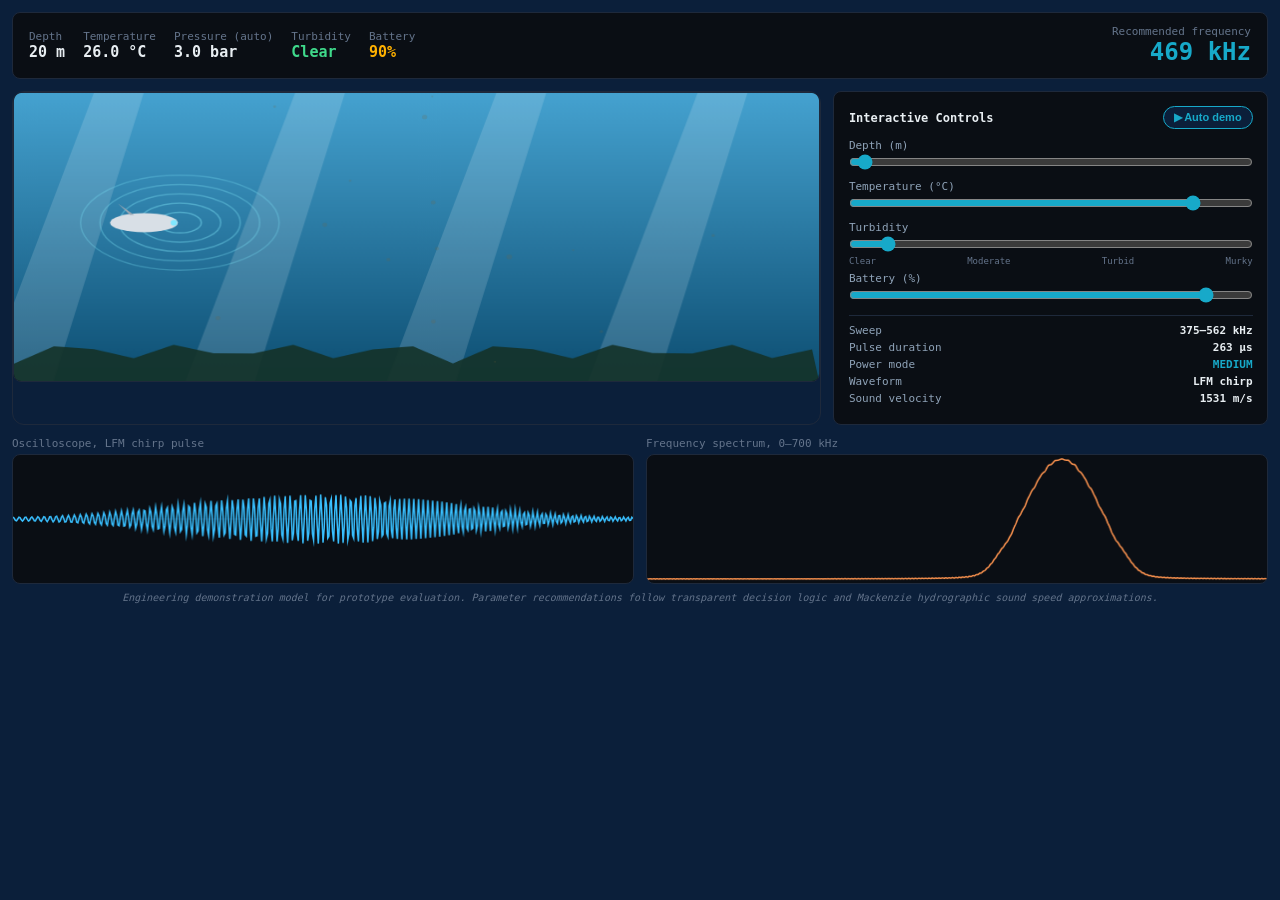
<file: public/auv-2d-hydrographic-sim.html>
<!DOCTYPE html>
<html lang="en">
<head>
<meta charset="UTF-8">
<meta name="viewport" content="width=device-width, initial-scale=1.0">
<title>AquaChirp Hydrographic Simulator</title>
<style>
  :root {
    --surface-1: #0A0E14;
    --surface-2: #0B1F3A;
    --border: #1e293b;
    --text-primary: #E8EEF2;
    --text-secondary: #8FA3B8;
    --text-muted: #64748b;
    --text-accent: #17A9C9;
    --radius: 8px;
  }
  * { box-sizing: border-box; margin: 0; padding: 0; }
  body {
    background: #0B1F3A;
    color: var(--text-primary);
    font-family: 'JetBrains Mono', monospace, system-ui, sans-serif;
    padding: 12px;
    user-select: none;
  }
  .readout-bar {
    display: flex; flex-wrap: wrap; gap: 12px; align-items: center;
    padding: 0.75rem 1rem; background: var(--surface-1);
    border: 1px solid var(--border); border-radius: var(--radius);
    margin-bottom: 0.75rem;
  }
  .readout-items { display: flex; gap: 18px; flex-wrap: wrap; flex: 1; }
  .readout-label { font-size: 11px; color: var(--text-muted); }
  .readout-val { font-size: 15px; font-weight: 600; color: var(--text-primary); }
  .freq-badge { text-align: right; }
  .freq-val { font-size: 24px; font-weight: 800; color: var(--text-accent); }
  .main-grid { display: flex; gap: 12px; flex-wrap: wrap; margin-bottom: 12px; }
  .canvas-container { flex: 2; min-width: 280px; border-radius: 12px; overflow: hidden; border: 1px solid var(--border); }
  .controls-panel {
    flex: 1; min-width: 220px; background: var(--surface-1);
    border: 1px solid var(--border); border-radius: var(--radius); padding: 0.9rem;
    display: flex; flex-direction: column; justify-content: space-between;
  }
  .ctrl-head { display: flex; justify-content: space-between; align-items: center; margin-bottom: 10px; }
  .demo-btn {
    font-size: 11px; padding: 4px 10px; background: #0B1F3A; color: var(--text-accent);
    border: 1px solid var(--text-accent); border-radius: 9999px; cursor: pointer; font-weight: 600;
  }
  .demo-btn:hover { background: var(--text-accent); color: #0A0E14; }
  label { font-size: 11px; color: var(--text-secondary); display: block; margin-top: 6px; }
  input[type=range] { width: 100%; margin-top: 2px; accent-color: var(--text-accent); cursor: pointer; }
  .metrics-box { border-top: 1px solid var(--border); padding-top: 8px; font-size: 11px; color: var(--text-secondary); margin-top: 8px; }
  .metric-row { display: flex; justify-content: space-between; margin-bottom: 4px; }
  .graphs-grid { display: flex; gap: 12px; flex-wrap: wrap; }
  .graph-box { flex: 1; min-width: 260px; }
  .graph-title { font-size: 11px; color: var(--text-muted); margin-bottom: 4px; }
  canvas { display: block; background: var(--surface-1); border-radius: var(--radius); border: 1px solid var(--border); }
  .disclaimer { font-size: 10px; color: var(--text-muted); margin-top: 8px; text-align: center; font-style: italic; }
</style>
</head>
<body>

<div class="readout-bar">
  <div class="readout-items">
    <div><div class="readout-label">Depth</div><div id="rDepth" class="readout-val">20 m</div></div>
    <div><div class="readout-label">Temperature</div><div id="rTemp" class="readout-val">26.0 °C</div></div>
    <div><div class="readout-label">Pressure (auto)</div><div id="rPressure" class="readout-val">3.0 bar</div></div>
    <div><div class="readout-label">Turbidity</div><div id="rTurb" class="readout-val" style="color:#3FD98B">Clear</div></div>
    <div><div class="readout-label">Battery</div><div id="rBatt" class="readout-val" style="color:#FFB100">90%</div></div>
  </div>
  <div class="freq-badge">
    <div class="readout-label">Recommended frequency</div>
    <div id="rFreq" class="freq-val">500 kHz</div>
  </div>
</div>

<div class="main-grid">
  <div class="canvas-container">
    <canvas id="scene" style="width:100%;height:290px"></canvas>
  </div>
  <div class="controls-panel" id="controls">
    <div>
      <div class="ctrl-head">
        <span style="font-size:12px;font-weight:700;color:var(--text-primary)">Interactive Controls</span>
        <button id="demoBtn" class="demo-btn">▶ Auto demo</button>
      </div>
      <label>Depth (m)</label>
      <input type="range" id="depth" min="0" max="1000" step="10" value="20">
      <label>Temperature (°C)</label>
      <input type="range" id="temp" min="0" max="30" step="0.5" value="26">
      <label>Turbidity</label>
      <input type="range" id="turb" min="0" max="100" step="1" value="8">
      <div style="display:flex;justify-content:space-between;font-size:9px;color:var(--text-muted)"><span>Clear</span><span>Moderate</span><span>Turbid</span><span>Murky</span></div>
      <label>Battery (%)</label>
      <input type="range" id="batt" min="0" max="100" step="1" value="90">
    </div>

    <div class="metrics-box">
      <div class="metric-row"><span>Sweep</span><span id="rSweep" style="color:var(--text-primary);font-weight:600">400–600 kHz</span></div>
      <div class="metric-row"><span>Pulse duration</span><span id="rDur" style="color:var(--text-primary);font-weight:600">200 µs</span></div>
      <div class="metric-row"><span>Power mode</span><span id="rPower" style="color:var(--text-accent);font-weight:700">MEDIUM</span></div>
      <div class="metric-row"><span>Waveform</span><span style="color:var(--text-primary);font-weight:600">LFM chirp</span></div>
      <div class="metric-row"><span>Sound velocity</span><span id="rVel" style="color:var(--text-primary);font-weight:600">1560 m/s</span></div>
    </div>
  </div>
</div>

<div class="graphs-grid">
  <div class="graph-box">
    <div class="graph-title">Oscilloscope, LFM chirp pulse</div>
    <canvas id="osc" style="width:100%;height:130px"></canvas>
  </div>
  <div class="graph-box">
    <div class="graph-title">Frequency spectrum, 0–700 kHz</div>
    <canvas id="fft" style="width:100%;height:130px"></canvas>
  </div>
</div>

<div class="disclaimer">Engineering demonstration model for prototype evaluation. Parameter recommendations follow transparent decision logic and Mackenzie hydrographic sound speed approximations.</div>

<script>
(function(){
var depthEl=document.getElementById('depth'),tempEl=document.getElementById('temp'),turbEl=document.getElementById('turb'),battEl=document.getElementById('batt');
var state={depth:20,temp:26,turb:8,batt:90};
var disp={freq:500,fStart:400,fEnd:600,dur:200,amp:0.4};
var Fs=2000000,NFFT=4096;

function lerp(a,b,t){return a+(b-a)*t;}
function clamp(v,a,b){return Math.max(a,Math.min(b,v));}

function model(){
  var t=state.turb/100;
  var freq=lerp(500,100,t);
  var bw=lerp(200,40,t);
  var fStart=freq-bw/2, fEnd=freq+bw/2;
  var dur=lerp(200,1000,t)*(1+0.15*state.depth/1000);
  var battF=state.batt/100;
  var ampBase=lerp(0.4,1.0,t);
  var amp=ampBase*(0.5+0.5*battF);
  var pressure=1.013+state.depth*0.0981;
  var vel=1449+4.6*state.temp-0.055*state.temp*state.temp;
  var power=state.batt<=30?'LOW (ECO Save)':((state.turb>60||state.depth>500)?'HIGH':'MEDIUM');
  var turbLabel=state.turb<25?'Clear':(state.turb<50?'Moderate':(state.turb<75?'Turbid':'Very murky'));
  return {freq:freq,fStart:fStart,fEnd:fEnd,dur:dur,amp:amp,pressure:pressure,vel:vel,power:power,turbLabel:turbLabel};
}

function fmt(v,d){return Number(v).toFixed(d===undefined?0:d);}

function updateReadouts(m){
  document.getElementById('rDepth').textContent=fmt(state.depth)+' m';
  document.getElementById('rTemp').textContent=fmt(state.temp,1)+' °C';
  document.getElementById('rPressure').textContent=fmt(m.pressure,1)+' bar';
  document.getElementById('rTurb').textContent=m.turbLabel;
  document.getElementById('rBatt').textContent=fmt(state.batt)+'%';
  document.getElementById('rFreq').textContent=fmt(disp.freq)+' kHz';
  document.getElementById('rSweep').textContent=fmt(disp.fStart)+'–'+fmt(disp.fEnd)+' kHz';
  document.getElementById('rDur').textContent=fmt(disp.dur)+' µs';
  document.getElementById('rPower').textContent=m.power;
  document.getElementById('rVel').textContent=fmt(m.vel)+' m/s';
}

var sceneCanvas=document.getElementById('scene');
var sceneCtx=sceneCanvas.getContext('2d');
var oscCanvas=document.getElementById('osc');
var oscCtx=oscCanvas.getContext('2d');
var fftCanvas=document.getElementById('fft');
var fftCtx=fftCanvas.getContext('2d');

function resizeCanvases(){
  if(sceneCanvas.parentElement){
    sceneCanvas.width=sceneCanvas.parentElement.clientWidth;
    sceneCanvas.height=sceneCanvas.parentElement.clientHeight||290;
  }
  if(oscCanvas.parentElement){
    oscCanvas.width=oscCanvas.parentElement.clientWidth;
    oscCanvas.height=130;
  }
  if(fftCanvas.parentElement){
    fftCanvas.width=fftCanvas.parentElement.clientWidth;
    fftCanvas.height=130;
  }
}
window.addEventListener('resize', resizeCanvases);
resizeCanvases();

var particles=[];
for(var i=0;i<70;i++)particles.push({x:Math.random()*640,y:Math.random()*300,vx:(Math.random()-0.5)*8,vy:(Math.random()-0.5)*4,s:1+Math.random()*2});
var pulses=[];
var lastSpawn=0;
var auvX=80,auvDir=1,auvT=0;

function mixColor(c1,c2,t){return [Math.round(lerp(c1[0],c2[0],t)),Math.round(lerp(c1[1],c2[1],t)),Math.round(lerp(c1[2],c2[2],t))];}

function drawScene(m,dt,now){
  var SW=sceneCanvas.width, SH=sceneCanvas.height;
  var depthF=clamp(state.depth/1000,0,1);
  var turbF=state.turb/100;
  var shallowTop=[70,170,220],deepTop=[4,18,38];
  var shallowBot=[10,80,120],deepBot=[1,6,16];
  var top=mixColor(shallowTop,deepTop,depthF);
  var bot=mixColor(shallowBot,deepBot,depthF);
  var murk=[74,58,30];
  top=mixColor(top,murk,turbF*0.55);
  bot=mixColor(bot,murk,turbF*0.55);
  var grad=sceneCtx.createLinearGradient(0,0,0,SH);
  grad.addColorStop(0,'rgb('+top.join(',')+')');
  grad.addColorStop(1,'rgb('+bot.join(',')+')');
  sceneCtx.fillStyle=grad;
  sceneCtx.fillRect(0,0,SW,SH);

  if(depthF<0.2){
    var rayAlpha=(0.2-depthF)/0.2*0.16;
    sceneCtx.fillStyle='rgba(255,255,255,'+rayAlpha+')';
    for(var r=0;r<4;r++){
      sceneCtx.beginPath();
      var rx=(SW/4)*r+80;
      sceneCtx.moveTo(rx,0);
      sceneCtx.lineTo(rx+50,0);
      sceneCtx.lineTo(rx-40,SH);
      sceneCtx.lineTo(rx-110,SH);
      sceneCtx.closePath();
      sceneCtx.fill();
    }
  }

  if(depthF<0.18){
    sceneCtx.fillStyle='rgba(20,50,40,0.9)';
    sceneCtx.beginPath();
    sceneCtx.moveTo(0,SH);
    for(var cx=0;cx<=SW;cx+=40){sceneCtx.lineTo(cx,SH-20-Math.abs(Math.sin(cx*0.05))*22);}
    sceneCtx.lineTo(SW,SH);
    sceneCtx.closePath();
    sceneCtx.fill();
  }

  var turbAlpha=0.15+turbF*0.5;
  sceneCtx.fillStyle='rgba(120,100,60,'+Math.min(turbAlpha,0.6)+')';
  var activeParticles=Math.round(10+turbF*60);
  for(var p=0;p<activeParticles;p++){
    var pt=particles[p];
    pt.x+=pt.vx*dt*0.05; pt.y+=pt.vy*dt*0.05;
    if(pt.x<0)pt.x+=SW; if(pt.x>SW)pt.x-=SW;
    if(pt.y<0)pt.y+=SH; if(pt.y>SH)pt.y-=SH;
    sceneCtx.beginPath();
    sceneCtx.arc(pt.x,pt.y,pt.s,0,Math.PI*2);
    sceneCtx.fill();
  }

  var spawnInterval=lerp(180,650,1-clamp((disp.freq-100)/400,0,1));
  if(now-lastSpawn>spawnInterval){
    lastSpawn=now;
    pulses.push({r:14,born:now,x:0,y:0});
  }

  auvT+=dt*0.001;
  auvX+=auvDir*dt*0.045;
  if(auvX>SW-40){auvDir=-1;} if(auvX<40){auvDir=1;}
  var auvY=SH*0.42+Math.sin(auvT*1.4)*10;
  for(var pi=pulses.length-1;pi>=0;pi--){
    var pu=pulses[pi];
    var age=now-pu.born;
    pu.r=14+age*0.09;
    var alpha=1-pu.r/220;
    if(alpha<=0){pulses.splice(pi,1);continue;}
    sceneCtx.strokeStyle='rgba(120,220,240,'+Math.max(alpha*0.55,0)+')';
    sceneCtx.lineWidth=1.5;
    sceneCtx.beginPath();
    sceneCtx.ellipse(auvX+(auvDir>0?36:-36),auvY,pu.r,pu.r*0.55,0,0,Math.PI*2);
    sceneCtx.stroke();
  }

  sceneCtx.save();
  sceneCtx.translate(auvX,auvY);
  sceneCtx.scale(auvDir,1);
  sceneCtx.fillStyle='#d8dfe6';
  sceneCtx.beginPath();
  sceneCtx.ellipse(0,0,34,11,0,0,Math.PI*2);
  sceneCtx.fill();
  sceneCtx.fillStyle='#9aa7b3';
  sceneCtx.beginPath();
  sceneCtx.moveTo(-10,-9);
  sceneCtx.lineTo(-26,-22);
  sceneCtx.lineTo(-14,-9);
  sceneCtx.closePath();
  sceneCtx.fill();
  sceneCtx.fillStyle='#7fe8ff';
  sceneCtx.beginPath();
  sceneCtx.arc(30,0,3.2,0,Math.PI*2);
  sceneCtx.fill();
  sceneCtx.restore();
}

function buildChirpSamples(m){
  var durSec=disp.dur/1e6;
  var N=Math.max(8,Math.round(durSec*Fs));
  var fS=disp.fStart*1000, fE=disp.fEnd*1000;
  var arr=new Float32Array(N);
  for(var n=0;n<N;n++){
    var tt=n/Fs;
    var phase=2*Math.PI*(fS*tt+(fE-fS)*tt*tt/(2*durSec));
    var w=0.54-0.46*Math.cos(2*Math.PI*tt/durSec);
    arr[n]=disp.amp*w*Math.cos(phase);
  }
  return arr;
}

function fft(re,im){
  var n=re.length;
  for(var i=1,j=0;i<n;i++){
    var bit=n>>1;
    for(;j&bit;bit>>=1) j^=bit;
    j^=bit;
    if(i<j){var tr=re[i];re[i]=re[j];re[j]=tr;var ti=im[i];im[i]=im[j];im[j]=ti;}
  }
  for(var len=2;len<=n;len<<=1){
    var ang=-2*Math.PI/len;
    var wr=Math.cos(ang),wi=Math.sin(ang);
    for(var i2=0;i2<n;i2+=len){
      var curWr=1,curWi=0;
      for(var j2=0;j2<len/2;j2++){
        var ur=re[i2+j2],ui=im[i2+j2];
        var vr=re[i2+j2+len/2]*curWr-im[i2+j2+len/2]*curWi;
        var vi=re[i2+j2+len/2]*curWi+im[i2+j2+len/2]*curWr;
        re[i2+j2]=ur+vr; im[i2+j2]=ui+vi;
        re[i2+j2+len/2]=ur-vr; im[i2+j2+len/2]=ui-vi;
        var nwr=curWr*wr-curWi*wi, nwi=curWr*wi+curWi*wr;
        curWr=nwr; curWi=nwi;
      }
    }
  }
}

function drawOsc(samples){
  var w=oscCtx.canvas.width,h=oscCtx.canvas.height;
  oscCtx.clearRect(0,0,w,h);
  oscCtx.strokeStyle='#1e293b';
  oscCtx.lineWidth=1;
  oscCtx.beginPath();oscCtx.moveTo(0,h/2);oscCtx.lineTo(w,h/2);oscCtx.stroke();
  oscCtx.strokeStyle='#39c0ff';
  oscCtx.lineWidth=1.5;
  oscCtx.beginPath();
  var N=samples.length;
  for(var i=0;i<N;i++){
    var x=i/(N-1)*w;
    var y=h/2-samples[i]*(h/2-6);
    if(i===0)oscCtx.moveTo(x,y); else oscCtx.lineTo(x,y);
  }
  oscCtx.stroke();
}

function drawFFT(samples){
  var re=new Float64Array(NFFT),im=new Float64Array(NFFT);
  for(var i=0;i<Math.min(samples.length,NFFT);i++) re[i]=samples[i];
  fft(re,im);
  var mag=new Float64Array(NFFT/2);
  for(var k=0;k<NFFT/2;k++) mag[k]=Math.sqrt(re[k]*re[k]+im[k]*im[k]);
  var w=fftCtx.canvas.width,h=fftCtx.canvas.height;
  fftCtx.clearRect(0,0,w,h);
  var binHz=Fs/NFFT;
  var maxBin=Math.min(mag.length-1,Math.round(700000/binHz));
  var maxMag=0;
  for(var k2=0;k2<=maxBin;k2++) if(mag[k2]>maxMag) maxMag=mag[k2];
  if(maxMag===0)maxMag=1;
  fftCtx.strokeStyle='#ff9550';
  fftCtx.lineWidth=1.5;
  fftCtx.beginPath();
  for(var k3=0;k3<=maxBin;k3++){
    var x=k3/maxBin*w;
    var y=h-(mag[k3]/maxMag)*(h-8)-4;
    if(k3===0)fftCtx.moveTo(x,y); else fftCtx.lineTo(x,y);
  }
  fftCtx.stroke();
}

var demoOn=false,demoTimer=null;
var presets=[
  {name:'Clear shallow',depth:20,temp:26,turb:8,batt:90},
  {name:'Deep ocean',depth:800,temp:6,turb:20,batt:80},
  {name:'Turbid water',depth:100,temp:18,turb:85,batt:70},
  {name:'Low battery',depth:150,temp:20,turb:50,batt:28}
];
var presetIdx=0;

function setSliders(p){
  depthEl.value=p.depth; tempEl.value=p.temp; turbEl.value=p.turb; battEl.value=p.batt;
  state.depth=p.depth; state.temp=p.temp; state.turb=p.turb; state.batt=p.batt;
}

function runDemoStep(){
  if(!demoOn)return;
  setSliders(presets[presetIdx]);
  presetIdx=(presetIdx+1)%presets.length;
  demoTimer=setTimeout(runDemoStep,4200);
}

document.getElementById('demoBtn').addEventListener('click',function(){
  demoOn=!demoOn;
  var btn=document.getElementById('demoBtn');
  if(demoOn){
    btn.textContent='⏸ Pause demo';
    presetIdx=0;
    runDemoStep();
  } else {
    btn.textContent='▶ Auto demo';
    clearTimeout(demoTimer);
  }
});

function notifyParent(){
  if (window.parent && window.parent !== window) {
    window.parent.postMessage({
      type: 'AQUACHIRP_ENV_CHANGE',
      depth: state.depth,
      temp: state.temp,
      turb: state.turb,
      batt: state.batt
    }, '*');
  }
}

[depthEl,tempEl,turbEl,battEl].forEach(function(el){
  el.addEventListener('input',function(){
    state.depth=Number(depthEl.value); state.temp=Number(tempEl.value); state.turb=Number(turbEl.value); state.batt=Number(battEl.value);
    notifyParent();
  });
});

window.addEventListener('message', function(e){
  if (e.data && e.data.type === 'SET_AQUACHIRP_ENV') {
    if (e.data.depth !== undefined) { state.depth = e.data.depth; depthEl.value = e.data.depth; }
    if (e.data.temp !== undefined) { state.temp = e.data.temp; tempEl.value = e.data.temp; }
    if (e.data.turb !== undefined) { state.turb = e.data.turb; turbEl.value = e.data.turb; }
    if (e.data.batt !== undefined) { state.batt = e.data.batt; battEl.value = e.data.batt; }
  }
});

var lastFrame=null;
function frame(now){
  if(lastFrame===null)lastFrame=now;
  var dt=now-lastFrame;
  lastFrame=now;
  var m=model();
  disp.freq+=(m.freq-disp.freq)*0.06;
  disp.fStart+=(m.fStart-disp.fStart)*0.06;
  disp.fEnd+=(m.fEnd-disp.fEnd)*0.06;
  disp.dur+=(m.dur-disp.dur)*0.06;
  disp.amp+=(m.amp-disp.amp)*0.06;
  drawScene(m,dt,now);
  var samples=buildChirpSamples(m);
  drawOsc(samples);
  drawFFT(samples);
  updateReadouts(m);
  requestAnimationFrame(frame);
}
requestAnimationFrame(frame);
})();
</script>
</body>
</html>
</file>
